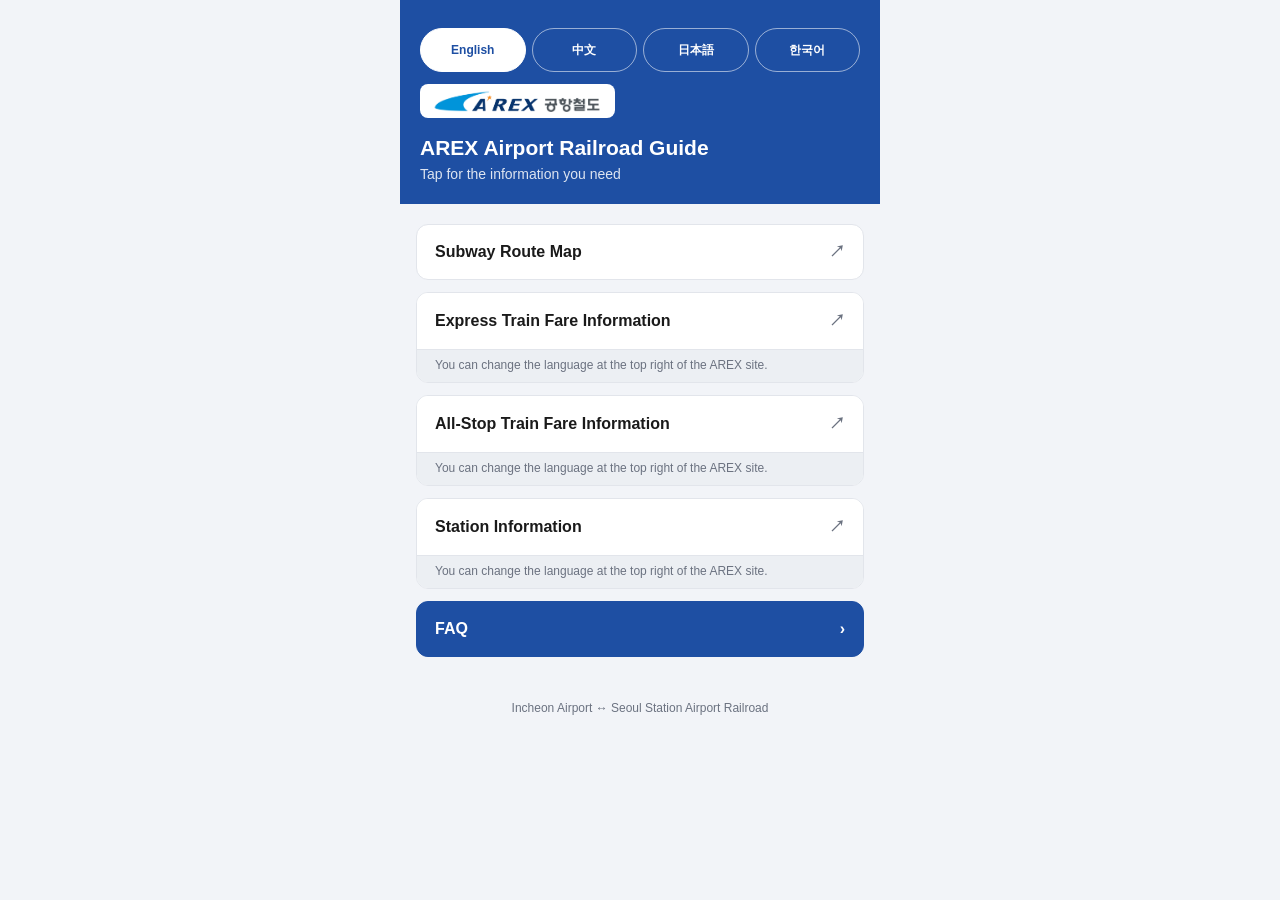
<file: index.html>
<!doctype html>
<html lang="ko">
<head>
<meta charset="UTF-8">
<meta name="viewport" content="width=device-width, initial-scale=1">
<title data-i18n="pageTitle">공항철도 이용안내</title>
<link rel="stylesheet" href="style.css">
</head>
<body>
<div class="page">
  <header>
    <div class="lang-switch">
      <button type="button" class="lang-pill" data-lang="en">English</button>
      <button type="button" class="lang-pill" data-lang="zh">中文</button>
      <button type="button" class="lang-pill" data-lang="ja">日本語</button>
      <button type="button" class="lang-pill" data-lang="ko">한국어</button>
    </div>
    <div class="brand-logo"><img src="images/arex-logo.jpg" alt="AREX 공항철도"></div>
    <h1 data-i18n="pageTitle">공항철도 이용안내</h1>
    <p data-i18n="pageSubtitle">필요한 정보를 눌러 확인하세요</p>
  </header>
  <main>
    <ul class="link-list">
      <li>
        <a class="link-btn" data-link="routeMap" href="http://www.seoulmetro.co.kr/kr/cyberStation.do" target="_blank" rel="noopener">
          <span data-i18n="linkRouteMap">노선도</span>
          <span class="icon">↗</span>
        </a>
      </li>
      <li>
        <div class="link-card">
          <a class="link-btn" data-link="expressFare" href="https://www.airportrailroad.com/train/express/introduce" target="_blank" rel="noopener">
            <span data-i18n="linkExpressFare">직통열차 운임표</span>
            <span class="icon">↗</span>
          </a>
          <p class="lang-note" data-i18n="arexLangNote" data-arex-note>AREX 사이트 우측 상단에서 언어를 변경할 수 있습니다.</p>
        </div>
      </li>
      <li>
        <div class="link-card">
          <a class="link-btn" data-link="normalFare" href="https://www.airportrailroad.com/train/normal/fare" target="_blank" rel="noopener">
            <span data-i18n="linkNormalFare">일반열차 운임표</span>
            <span class="icon">↗</span>
          </a>
          <p class="lang-note" data-i18n="arexLangNote" data-arex-note>AREX 사이트 우측 상단에서 언어를 변경할 수 있습니다.</p>
        </div>
      </li>
      <li>
        <div class="link-card">
          <a class="link-btn" data-link="stationInfo" href="https://www.airportrailroad.com/train/normal/info/010/0" target="_blank" rel="noopener">
            <span data-i18n="linkStationInfo">역별 시간표</span>
            <span class="icon">↗</span>
          </a>
          <p class="lang-note" data-i18n="arexLangNote" data-arex-note>AREX 사이트 우측 상단에서 언어를 변경할 수 있습니다.</p>
        </div>
      </li>
      <li>
        <a class="link-btn primary" href="faq.html" data-internal-link="faq.html">
          <span data-i18n="linkFaq">자주 묻는 질문 (F&amp;Q)</span>
          <span class="icon">›</span>
        </a>
      </li>
    </ul>
  </main>
  <footer data-i18n="footer">인천공항 ↔ 서울역 공항철도</footer>
</div>
<script src="translations.js"></script>
<script src="app.js"></script>
</body>
</html>
</file>
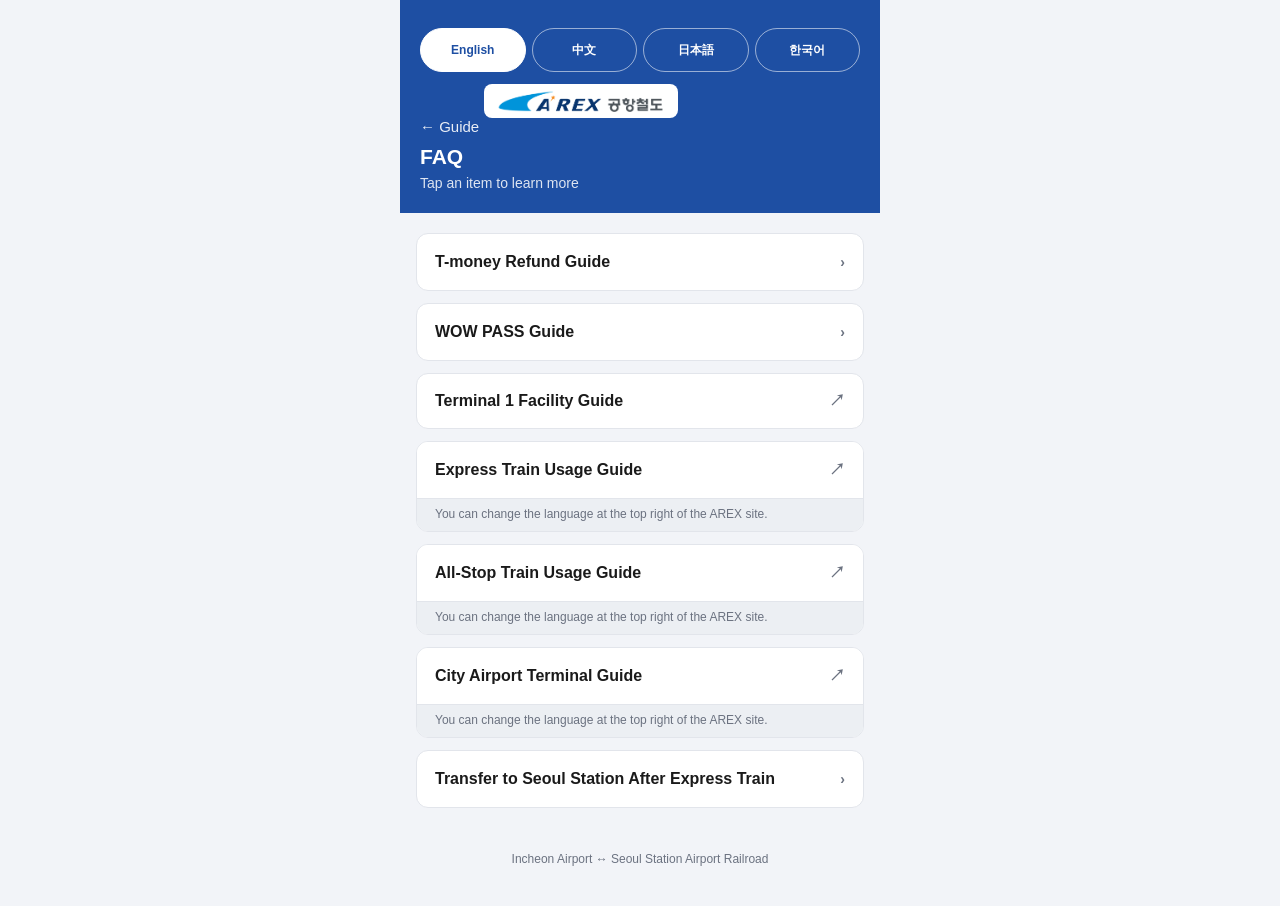
<file: faq.html>
<!doctype html>
<html lang="ko">
<head>
<meta charset="UTF-8">
<meta name="viewport" content="width=device-width, initial-scale=1">
<title data-i18n="faqDocTitle">자주 묻는 질문 - 공항철도 이용안내</title>
<link rel="stylesheet" href="style.css">
</head>
<body>
<div class="page">
  <header>
    <div class="lang-switch">
      <button type="button" class="lang-pill" data-lang="en">English</button>
      <button type="button" class="lang-pill" data-lang="zh">中文</button>
      <button type="button" class="lang-pill" data-lang="ja">日本語</button>
      <button type="button" class="lang-pill" data-lang="ko">한국어</button>
    </div>
    <a class="back-link" href="index.html" data-internal-link="index.html" data-i18n="backToMain">← 이용안내</a>
    <div class="brand-logo"><img src="images/arex-logo.jpg" alt="AREX 공항철도"></div>
    <h1 data-i18n="faqTitle">자주 묻는 질문</h1>
    <p data-i18n="faqSubtitle">궁금한 항목을 눌러 확인하세요</p>
  </header>
  <main>
    <ul class="link-list">
      <li>
        <details class="faq-item">
          <summary>
            <span data-i18n="faqTmoney">티머니 환불 안내</span>
            <span class="icon">›</span>
          </summary>
          <div class="faq-body">
            <img src="images/tmoney-refund-ko.jpg" data-image="tmoney" alt="티머니 환불 안내 - 편의점(GS25, CU, 세븐일레븐)에서만 가능, 환불 가능 금액 500원~30,000원">
          </div>
        </details>
      </li>
      <li>
        <details class="faq-item">
          <summary>
            <span data-i18n="faqWowpass">WOW PASS 안내</span>
            <span class="icon">›</span>
          </summary>
          <div class="faq-body">
            <img src="images/wowpass-1.jpg" alt="WOWPASS 안내 1 - 지하철 탑승 전 Tmoney 충전 방법">
            <img src="images/wowpass-2.jpg" alt="WOWPASS 안내 2 - WOWPASS 앱 주요 기능 안내">
          </div>
        </details>
      </li>
      <li>
        <a class="link-btn" data-link="terminal1" href="https://www.airport.kr/geomap/ap_ko/view.do?type=2&alertType=0&tmnlId=P01#/search" target="_blank" rel="noopener">
          <span data-i18n="faqTerminal1">1터미널 시설 안내</span>
          <span class="icon">↗</span>
        </a>
      </li>
      <li>
        <div class="link-card">
          <a class="link-btn" data-link="faqExpressGuide" href="https://www.airportrailroad.com/train/express/guide" target="_blank" rel="noopener">
            <span data-i18n="faqExpressGuide">직통 이용 안내</span>
            <span class="icon">↗</span>
          </a>
          <p class="lang-note" data-i18n="arexLangNote" data-arex-note>AREX 사이트 우측 상단에서 언어를 변경할 수 있습니다.</p>
        </div>
      </li>
      <li>
        <div class="link-card">
          <a class="link-btn" data-link="faqNormalGuide" href="https://www.airportrailroad.com/train/normal/ticket" target="_blank" rel="noopener">
            <span data-i18n="faqNormalGuide">일반 이용 안내</span>
            <span class="icon">↗</span>
          </a>
          <p class="lang-note" data-i18n="arexLangNote" data-arex-note>AREX 사이트 우측 상단에서 언어를 변경할 수 있습니다.</p>
        </div>
      </li>
      <li>
        <div class="link-card">
          <a class="link-btn" data-link="faqCityAirport" href="https://www.airportrailroad.com/train/express/city/info" target="_blank" rel="noopener">
            <span data-i18n="faqCityAirport">도심공항 이용 안내</span>
            <span class="icon">↗</span>
          </a>
          <p class="lang-note" data-i18n="arexLangNote" data-arex-note>AREX 사이트 우측 상단에서 언어를 변경할 수 있습니다.</p>
        </div>
      </li>
      <li>
        <details class="faq-item">
          <summary>
            <span data-i18n="faqTransfer">직통 하차 후 서울역 환승방법</span>
            <span class="icon">›</span>
          </summary>
          <div class="faq-body">
            <iframe data-video="transfer" src="https://www.youtube.com/embed/6LaMrRYxmfA" title="직통 하차 후 서울역 환승방법" allow="accelerometer; autoplay; clipboard-write; encrypted-media; gyroscope; picture-in-picture" allowfullscreen></iframe>
          </div>
        </details>
      </li>
    </ul>
  </main>
  <footer data-i18n="footer">인천공항 ↔ 서울역 공항철도</footer>
</div>
<script src="translations.js"></script>
<script src="app.js"></script>
</body>
</html>
</file>
<file: style.css>
:root {
  --brand: #1e4fa3;
  --brand-dark: #163a7a;
  --bg: #f2f4f8;
  --card-bg: #ffffff;
  --text: #1a1a1a;
  --text-sub: #6b7280;
  --border: #e2e5eb;
  --placeholder-bg: #eceff3;
  --placeholder-text: #9aa1ab;
}

* {
  box-sizing: border-box;
}

body {
  margin: 0;
  min-height: 100vh;
  background: var(--bg);
  color: var(--text);
  font-family: -apple-system, BlinkMacSystemFont, "Segoe UI", "Malgun Gothic", Roboto, sans-serif;
}

.page {
  max-width: 480px;
  margin: 0 auto;
  min-height: 100vh;
  background: var(--bg);
  padding-bottom: 40px;
}

header {
  background: var(--brand);
  color: #fff;
  padding: 28px 20px 22px;
}

header .lang-switch {
  display: flex;
  gap: 6px;
  margin-bottom: 12px;
}

header .lang-pill {
  appearance: none;
  display: inline-flex;
  align-items: center;
  justify-content: center;
  flex: 1;
  border: 1px solid rgba(255, 255, 255, 0.55);
  background: transparent;
  color: #fff;
  font-size: 12px;
  font-weight: 600;
  padding: 0 8px;
  min-height: 44px;
  border-radius: 999px;
  cursor: pointer;
  -webkit-tap-highlight-color: transparent;
}

header .lang-pill.active {
  background: #fff;
  color: var(--brand);
  border-color: #fff;
}

header .brand-logo {
  display: inline-block;
  background: #fff;
  border-radius: 8px;
  padding: 6px 12px;
  margin-bottom: 14px;
}

header .brand-logo img {
  display: block;
  height: 22px;
  width: auto;
}

header .back-link {
  display: inline-block;
  color: #fff;
  text-decoration: none;
  font-size: 15px;
  opacity: 0.9;
  margin-bottom: 10px;
}

header .back-link:active {
  opacity: 0.7;
}

header h1 {
  margin: 0;
  font-size: 21px;
  font-weight: 700;
}

header p {
  margin: 6px 0 0;
  font-size: 14px;
  opacity: 0.85;
}

main {
  padding: 20px 16px;
}

.link-list {
  list-style: none;
  margin: 0;
  padding: 0;
  display: flex;
  flex-direction: column;
  gap: 12px;
}

.link-btn {
  display: flex;
  align-items: center;
  justify-content: space-between;
  min-height: 56px;
  padding: 14px 18px;
  background: var(--card-bg);
  border: 1px solid var(--border);
  border-radius: 12px;
  color: var(--text);
  text-decoration: none;
  font-size: 16px;
  font-weight: 600;
  -webkit-tap-highlight-color: transparent;
}

.link-card {
  background: var(--card-bg);
  border: 1px solid var(--border);
  border-radius: 12px;
  overflow: hidden;
}

.link-card .link-btn {
  border: none;
  border-radius: 0;
}

.link-btn:active {
  background: #eef1f6;
}

.link-btn .icon {
  color: var(--text-sub);
  font-size: 16px;
  margin-left: 12px;
  flex-shrink: 0;
}

.link-btn.primary {
  background: var(--brand);
  border-color: var(--brand);
  color: #fff;
}

.link-btn.primary .icon {
  color: #fff;
}

.link-btn.primary:active {
  background: var(--brand-dark);
}

.lang-note {
  display: none;
  margin: 0;
  padding: 8px 18px 10px;
  border-top: 1px solid var(--border);
  background: var(--placeholder-bg);
  font-size: 12px;
  color: var(--text-sub);
}

.lang-note.show {
  display: block;
}

/* FAQ accordion items */
.faq-item {
  background: var(--card-bg);
  border: 1px solid var(--border);
  border-radius: 12px;
  overflow: hidden;
}

.faq-item + .faq-item {
  margin-top: 12px;
}

.faq-item summary {
  min-height: 56px;
  padding: 14px 18px;
  display: flex;
  align-items: center;
  justify-content: space-between;
  font-size: 16px;
  font-weight: 600;
  cursor: pointer;
  list-style: none;
  -webkit-tap-highlight-color: transparent;
}

.faq-item summary::-webkit-details-marker {
  display: none;
}

.faq-item summary .icon {
  color: var(--text-sub);
  font-size: 14px;
  margin-left: 12px;
  flex-shrink: 0;
  transition: transform 0.15s ease;
}

.faq-item[open] summary .icon {
  transform: rotate(90deg);
}

.faq-item .faq-body {
  padding: 0 18px 18px;
}

.faq-item .faq-body img {
  display: block;
  width: 100%;
  max-width: 100%;
  border-radius: 8px;
  border: 1px solid var(--border);
}

.faq-item .faq-body img + img {
  margin-top: 10px;
}

.faq-item .faq-body iframe {
  display: block;
  width: 100%;
  aspect-ratio: 16 / 9;
  border: 0;
  border-radius: 8px;
}

.placeholder {
  display: flex;
  align-items: center;
  justify-content: center;
  min-height: 140px;
  background: var(--placeholder-bg);
  color: var(--placeholder-text);
  border-radius: 8px;
  font-size: 14px;
  text-align: center;
  padding: 16px;
}

.badge-pending {
  display: inline-block;
  font-size: 11px;
  font-weight: 700;
  color: #b45309;
  background: #fef3c7;
  border-radius: 6px;
  padding: 2px 7px;
  margin-left: 8px;
}

footer {
  padding: 24px 16px 0;
  text-align: center;
  color: var(--text-sub);
  font-size: 12px;
}
</file>
